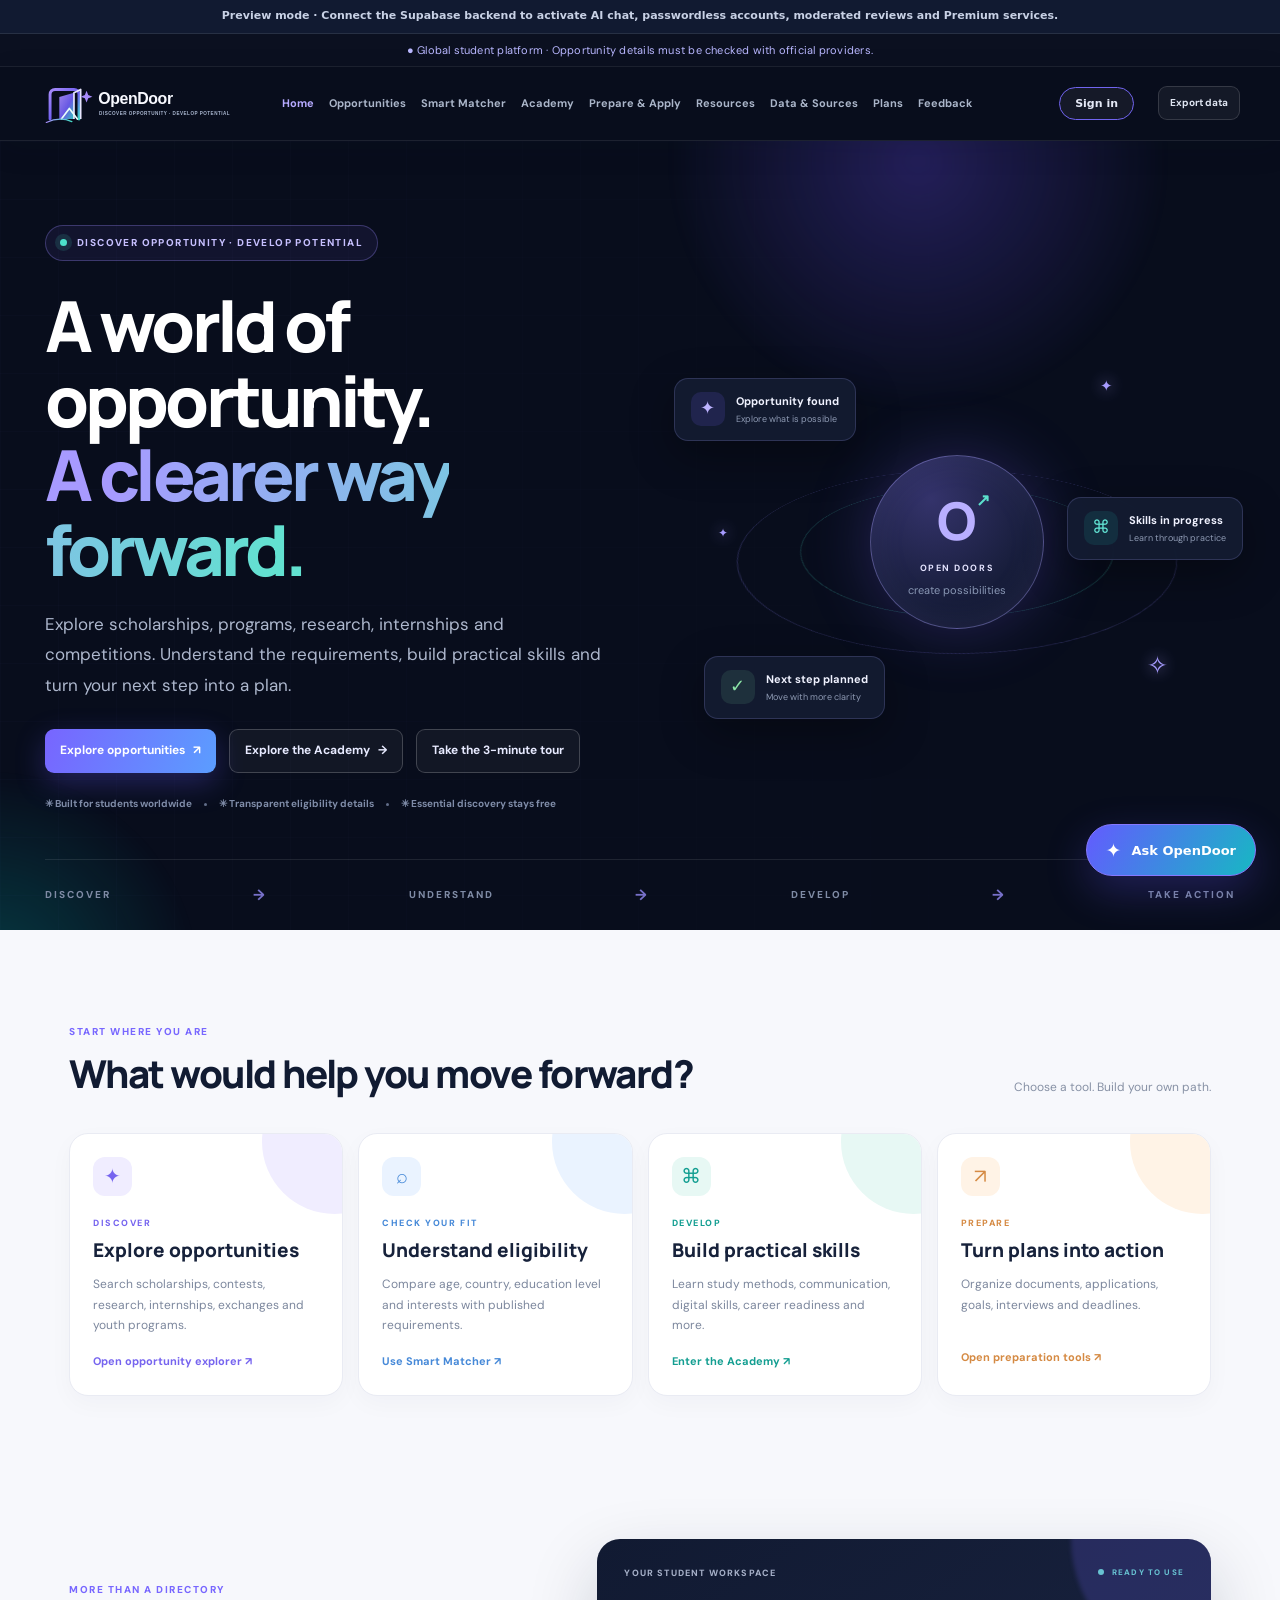
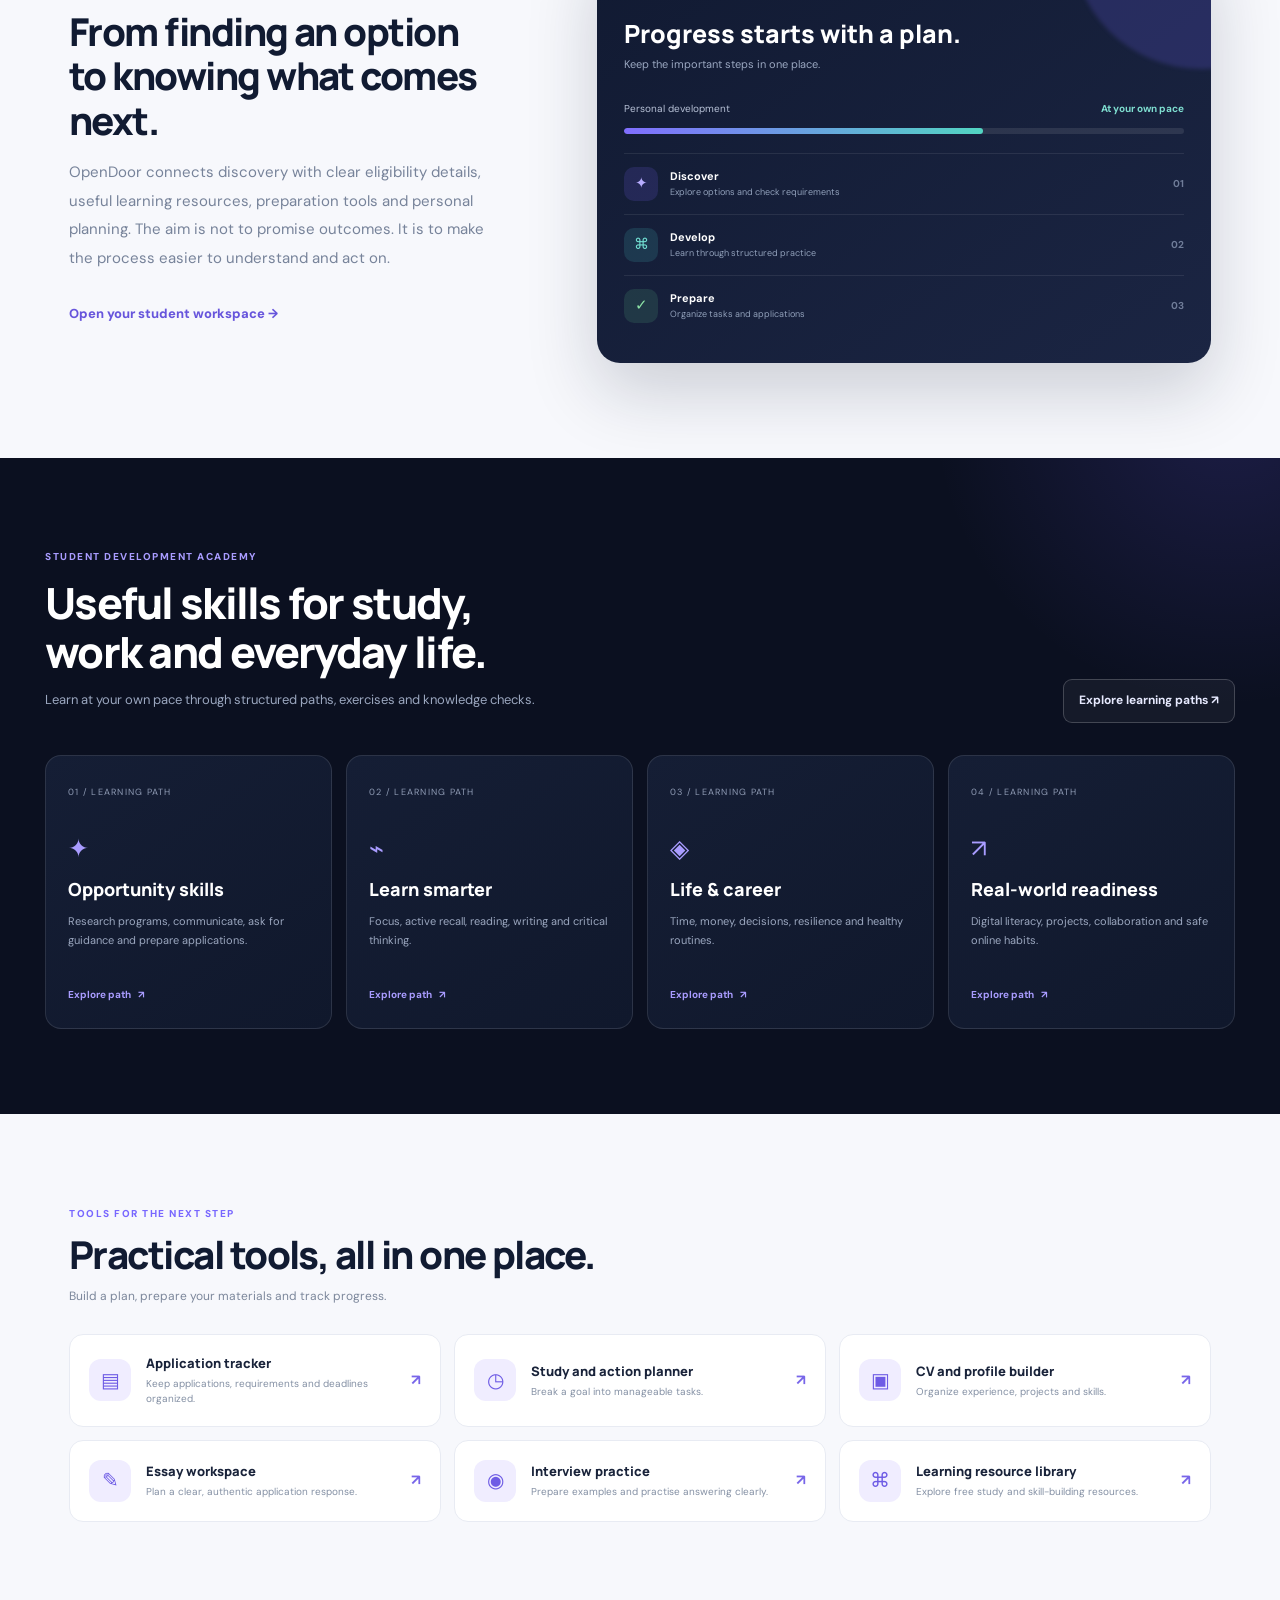
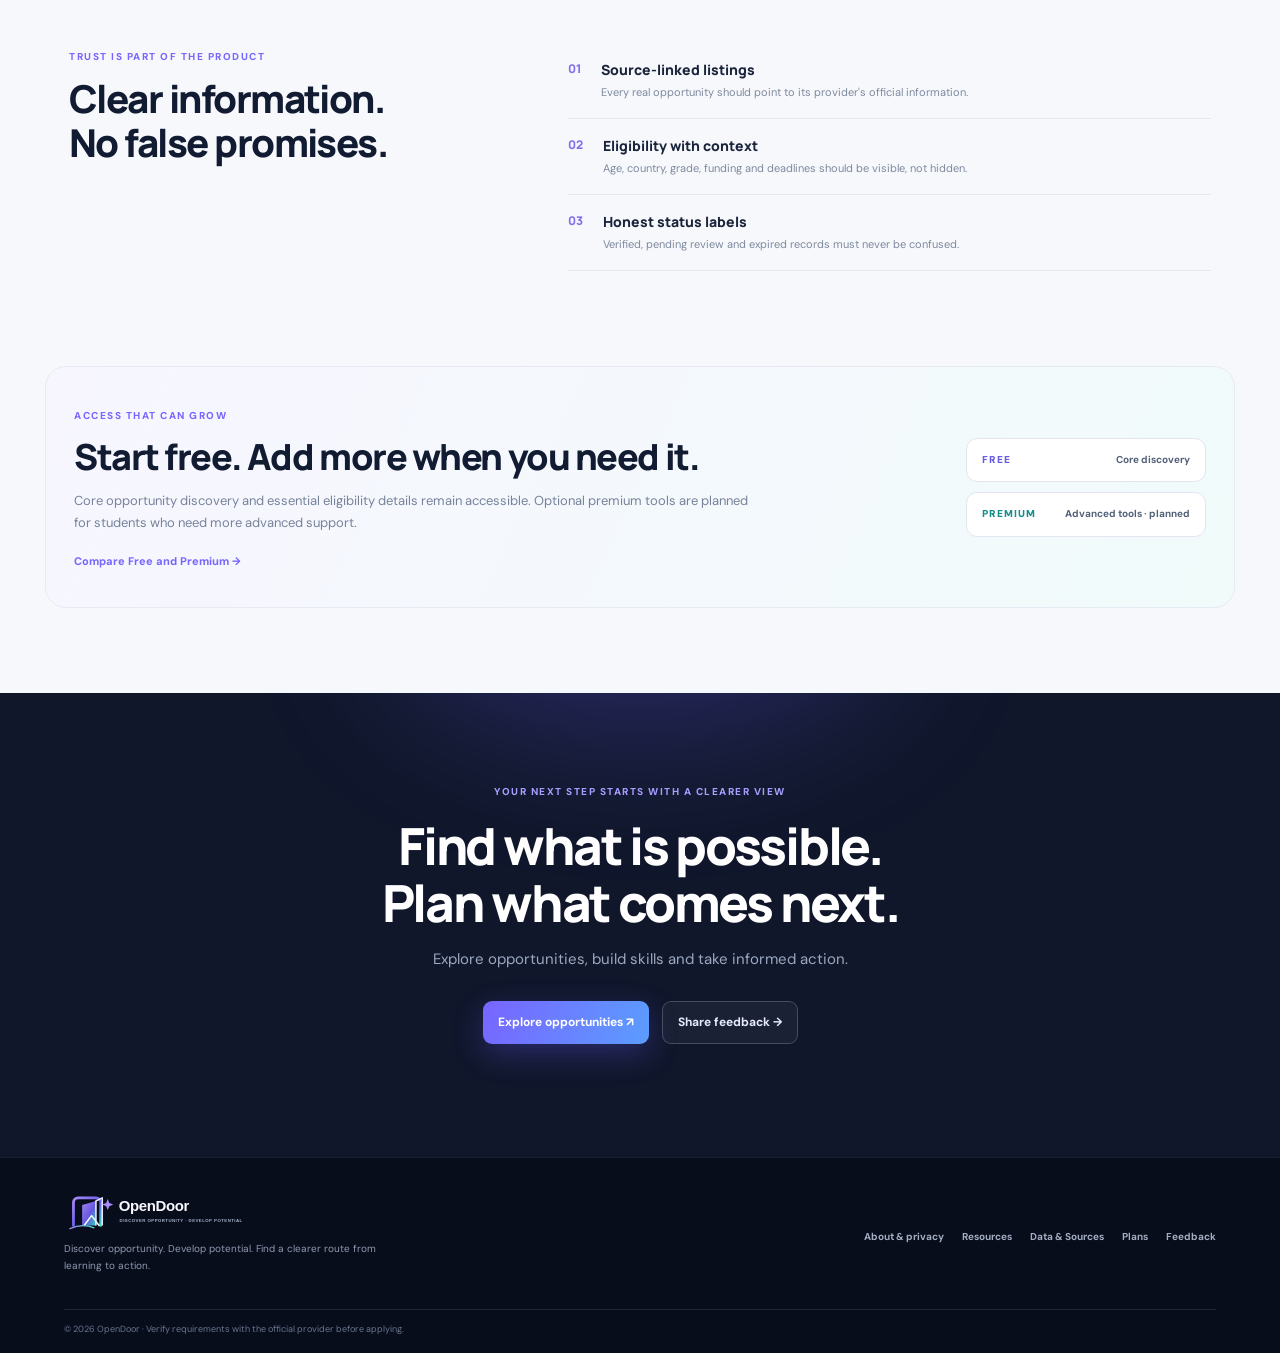
<file: public/index.html>
<!doctype html>
<html lang="en">
<head>
<meta charset="utf-8"><meta name="viewport" content="width=device-width,initial-scale=1"><meta name="theme-color" content="#080d1c">
<meta name="description" content="OpenDoor helps students discover opportunities, understand eligibility, build practical skills and prepare for their next step.">
<link rel="icon" href="assets/opendoor-mark.svg" type="image/svg+xml">
<title>OpenDoor | Discover opportunity. Develop potential.</title><link rel="stylesheet" href="styles.css"><link rel="stylesheet" href="backend.css"><link rel="stylesheet" href="pitch-tour.css">
</head>
<body>
<div class="announcement">● Global student platform · Opportunity details must be checked with official providers.</div>
<header class="topbar"><a class="brand" href="#home"><img class="brand-logo" src="assets/opendoor-logo.svg" alt="OpenDoor"><span class="brand-mobile-name">OpenDoor<small>Find opportunities. Build skills. Move forward.</small></span></a><button id="menuBtn" class="menu" aria-label="Toggle navigation">☰</button><nav id="nav"><a href="#home">Home</a><a href="#opportunities">Opportunities</a><a href="#matcher">Smart Matcher</a><a href="#academy">Academy</a><a href="#prepare">Prepare & Apply</a><a href="#resources">Resources</a><a href="#data">Data & Sources</a><a href="#plans">Plans</a><a href="#feedback">Feedback</a></nav><button class="btn btn-light btn-sm" data-act="export">Export data</button></header>
<main id="view"></main>
<footer><div class="footer-inner"><div><div class="brand"><img class="brand-logo footer-logo" src="assets/opendoor-logo.svg" alt="OpenDoor"></div><p>Discover opportunity. Develop potential. Find a clearer route from learning to action.</p></div><div class="footer-links"><a href="#about">About & privacy</a><a href="#resources">Resources</a><a href="#data">Data & Sources</a><a href="#plans">Plans</a><a href="#feedback">Feedback</a></div></div><div class="footer-bottom">© <span id="year"></span> OpenDoor · Verify requirements with the official provider before applying.</div></footer>
<div id="toast" class="toast" aria-live="polite"></div><input type="file" id="importFile" accept="application/json" hidden>
<div id="odAssistantRoot"></div><div id="odAccountRoot"></div>
<script src="backend-config.js" onerror="window.OPENDOOR_CONFIG=window.OPENDOOR_CONFIG||{}"></script>
<script src="data.js"></script><script src="app.js"></script><script src="backend.js"></script><script src="pitch-tour.js"></script>
</body></html>
</file>
<file: public/styles.css>
@import url('https://fonts.googleapis.com/css2?family=DM+Sans:wght@400;500;600;700&family=Manrope:wght@500;600;700;800&display=swap');
:root{--navy:#17233d;--ink:#26324b;--muted:#748097;--line:#e7eaf1;--soft:#f7f8fc;--purple:#6454dc;--purple-soft:#f0eeff;--teal:#159b8d;--teal-soft:#e9f7f4;--gold:#b7812b;--gold-soft:#fff5e3;--blue:#477bb8;--white:#fff;--shadow:0 12px 34px #1d29400d}*{box-sizing:border-box}html{scroll-behavior:smooth;scroll-padding-top:90px}body{margin:0;background:#fff;color:var(--ink);font:15px/1.65 'DM Sans',Arial,sans-serif}a{color:inherit;text-decoration:none}button,input,select,textarea{font:inherit}.announcement{text-align:center;background:#f3f1ff;color:#5949c3;font-size:11px;padding:7px}.topbar{height:74px;display:flex;align-items:center;gap:28px;padding:0 max(22px,calc((100% - 1200px)/2));border-bottom:1px solid #eff0f5;position:sticky;top:0;background:#ffffffed;backdrop-filter:blur(10px);z-index:20}.brand{display:flex;align-items:center;gap:10px;font:800 20px Manrope;color:var(--navy);min-width:175px}.brand small{display:block;font:500 10px 'DM Sans';color:#929bad;margin-top:-3px}.brand-mark{width:35px;height:35px;border-radius:11px;background:var(--purple);color:white;display:grid;place-items:center;font:800 21px Manrope}.topbar nav{display:flex;gap:18px;align-items:center;flex:1}.topbar nav a{font-size:11px;font-weight:700;color:#6b758b;white-space:nowrap}.topbar nav a:hover,.topbar nav a.active{color:var(--purple)}.menu{display:none;background:white;border:1px solid var(--line);border-radius:9px;padding:7px 10px}.btn{border:1px solid transparent;border-radius:9px;padding:11px 15px;font-size:12px;font-weight:700;cursor:pointer;display:inline-flex;align-items:center;justify-content:center;gap:8px;transition:.18s}.btn:hover{transform:translateY(-1px)}.btn-primary{background:var(--purple);color:white}.btn-primary:hover{background:#5142c8}.btn-light{background:white;border-color:var(--line);color:#5f6980}.btn-outline{background:white;border-color:#dfe3ed;color:var(--navy)}.btn-sm{padding:8px 11px;font-size:10px}.btn-danger{background:#fff1ef;color:#b44c45;border-color:#f2d9d6}.hero{max-width:1200px;margin:auto;padding:72px 24px 65px;display:grid;grid-template-columns:1.05fr .95fr;gap:35px;align-items:center;min-height:510px}.eyebrow{font-size:10px;letter-spacing:1.5px;font-weight:800;color:var(--purple);margin-bottom:12px}.hero h1{font:800 clamp(42px,5vw,65px)/1.08 Manrope;letter-spacing:-2.5px;color:var(--navy);margin:0 0 19px}.hero h1 span{color:var(--purple)}.hero p{max-width:555px;color:var(--muted);font-size:15px;line-height:1.8}.actions{display:flex;gap:10px;flex-wrap:wrap;margin:24px 0}.hint{font-size:11px;color:#8791a3}.hero-art{min-height:370px;display:grid;place-items:center;position:relative}.mock{width:min(365px,90%);padding:24px;background:white;border:1px solid var(--line);border-radius:20px;box-shadow:0 25px 60px #26325218;transform:rotate(-2deg);position:relative;z-index:1}.mock h3{font:800 20px Manrope;color:var(--navy);margin:19px 0 3px}.mock p{font-size:10px;color:#8a94a8;margin:0}.mock-row{display:flex;align-items:center;gap:11px;border-top:1px solid #f0f1f5;padding:13px 0;font-size:11px;font-weight:700;color:var(--navy)}.mock-icon{width:30px;height:30px;border-radius:9px;display:grid;place-items:center;background:var(--purple-soft);color:var(--purple)}.orbit{position:absolute;width:450px;height:300px;border:1px solid #e8e5ff;border-radius:50%;transform:rotate(-16deg)}.note{position:absolute;z-index:2;padding:10px 13px;background:#fff;border:1px solid var(--line);box-shadow:var(--shadow);border-radius:12px;font-size:10px;font-weight:700}.note.one{top:25px;right:2px}.note.two{bottom:25px;left:0}.strip{max-width:1200px;margin:auto;display:grid;grid-template-columns:repeat(4,1fr);padding:20px 24px;border-block:1px solid #eff0f5}.strip div{text-align:center;border-right:1px solid var(--line);font-size:11px;font-weight:700;color:#68738a}.strip div:last-child{border:0}.strip b{color:#bcb5f5;font:800 17px Manrope;margin-right:10px}.section{max-width:1200px;margin:auto;padding:65px 24px}.section.tint{max-width:none;background:#f8f9fc;padding-inline:max(24px,calc((100% - 1152px)/2))}.heading{display:flex;justify-content:space-between;align-items:end;gap:20px;margin-bottom:25px}.heading h2,.page h1{font:800 clamp(27px,3vw,37px)/1.2 Manrope;color:var(--navy);letter-spacing:-1px;margin:0 0 8px}.heading p,.page-intro p{margin:0;color:#7c879b;font-size:12px}.text-link{color:var(--purple);font-size:11px;font-weight:800;white-space:nowrap}.tiles{display:grid;grid-template-columns:repeat(4,1fr);gap:14px}.tile,.card,.panel{background:white;border:1px solid var(--line);border-radius:15px;padding:19px;transition:.2s}.tile:hover,.card:hover{transform:translateY(-3px);box-shadow:var(--shadow);border-color:#d9d4ff}.tile{min-height:195px}.tile-icon{width:38px;height:38px;border-radius:11px;display:grid;place-items:center;margin-bottom:15px;font-size:16px}.purple{background:var(--purple-soft);color:var(--purple)}.teal{background:var(--teal-soft);color:var(--teal)}.gold{background:var(--gold-soft);color:var(--gold)}.blue{background:#edf4fc;color:var(--blue)}.tile small,.mini{font-size:9px;font-weight:800;letter-spacing:1px;color:#9aa3b3}.tile h3,.card h3{font:800 15px Manrope;color:var(--navy);margin:5px 0}.tile p,.card p{font-size:11px;color:#7b869b;line-height:1.65}.tracks{display:grid;grid-template-columns:repeat(4,1fr);gap:13px}.track{background:#fff;border:1px solid var(--line);border-radius:14px;padding:18px;min-height:175px}.track h3{font:800 14px Manrope;color:var(--navy)}.track p{font-size:10px;color:var(--muted)}.steps{display:grid;grid-template-columns:repeat(4,1fr);gap:14px}.step{border-left:2px solid #e7e3ff;padding:17px}.step b{color:var(--purple);font:800 12px Manrope}.step h3{font:800 15px Manrope;color:var(--navy);margin:8px 0}.step p{font-size:11px;color:var(--muted)}.cta{max-width:1152px;margin:15px auto 65px;background:var(--navy);color:white;border-radius:20px;padding:38px 42px;display:flex;align-items:center;justify-content:space-between;gap:20px}.cta h2{font:800 28px/1.2 Manrope;margin:4px 0}.cta p{color:#c2c9d9;font-size:11px}.btn-white{background:white;color:var(--purple)}footer{background:#fafbfc;border-top:1px solid #eff0f5;padding:32px max(24px,calc((100% - 1152px)/2)) 16px}.footer-inner{display:flex;justify-content:space-between;gap:25px}.footer-inner p{font-size:10px;color:#818b9d;max-width:350px}.footer-links{display:flex;gap:18px;align-items:center}.footer-links a{font-size:10px;color:#69748b;font-weight:700}.footer-bottom{border-top:1px solid var(--line);margin-top:25px;padding-top:12px;font-size:9px;color:#a0a8b7}
.page{max-width:1152px;margin:auto;padding:38px 24px 70px;min-height:70vh}.page-intro{margin-bottom:23px}.page h1{font-size:40px}.page-intro p{max-width:760px}.notice{background:#fff8e8;border:1px solid #f1e3bd;color:#775f20;border-radius:10px;padding:12px 14px;font-size:11px;line-height:1.55;margin:15px 0}.notice.info{background:#f2f3ff;border-color:#e5e2ff;color:#5b50ae}.notice.success{background:#eff9f6;border-color:#d6efe7;color:#24776d}.toolbar{display:flex;gap:10px;align-items:end;flex-wrap:wrap;background:#f8f9fc;padding:14px;border:1px solid #eceef4;border-radius:12px;margin:17px 0}.field{flex:1;min-width:145px}.field label,.label{display:block;color:#657087;font-size:10px;font-weight:800;margin-bottom:5px}.input,.select,.textarea{width:100%;border:1px solid #dfe3ed;border-radius:9px;padding:10px 11px;background:white;color:var(--ink);font-size:11px;outline:none}.input:focus,.select:focus,.textarea:focus{border-color:#9c91ed;box-shadow:0 0 0 3px #6454dc12}.textarea{min-height:90px;resize:vertical}.grid2{display:grid;grid-template-columns:repeat(2,minmax(0,1fr));gap:14px}.grid3{display:grid;grid-template-columns:repeat(3,minmax(0,1fr));gap:13px}.grid4{display:grid;grid-template-columns:repeat(4,minmax(0,1fr));gap:12px}.tag{display:inline-flex;border-radius:999px;padding:4px 8px;background:#f0f1f6;color:#68738a;font-size:9px;font-weight:800;margin:2px}.tag.demo{background:#fff1dc;color:#89601c}.tag.good{background:var(--teal-soft);color:#147a6d}.tag.purple-tag{background:var(--purple-soft);color:var(--purple)}.card h3{font-size:14px}.card p{margin:8px 0}.card .meta{display:flex;flex-wrap:wrap;margin:8px 0}.details{display:grid;grid-template-columns:repeat(2,1fr);gap:7px;margin:10px 0}.details div{background:#f8f9fc;border-radius:8px;padding:8px;font-size:9px;color:#68738a}.details b{display:block;color:#4c5870;margin-bottom:2px}.row{display:flex;justify-content:space-between;align-items:center;gap:9px;margin-top:12px}.subhead{font:800 18px Manrope;color:var(--navy);margin:0 0 6px}.subtext{font-size:10px;color:#8590a3;margin:0 0 14px}.tabs{display:flex;gap:7px;flex-wrap:wrap;margin:17px 0}.tab{padding:8px 12px;border-radius:30px;border:1px solid var(--line);background:white;font-size:10px;font-weight:700;color:#69748a;cursor:pointer}.tab.active{background:var(--purple-soft);color:var(--purple);border-color:#ded9ff}.lesson{border-top:1px solid #eceef3;padding:17px 0}.lesson h3{font:800 14px Manrope;color:var(--navy);margin:0 0 8px}.lesson p{font-size:11px;color:#69758b;line-height:1.8;margin:0 0 9px}.task{background:#f4f2ff;border-left:3px solid var(--purple);padding:10px 12px;font-size:10px;color:#5b529e;margin:10px 0}.quiz{background:#f8f9fc;border:1px solid #e9ecf3;border-radius:11px;padding:14px;margin-top:14px}.quiz button{display:block;width:100%;text-align:left;background:white;border:1px solid var(--line);border-radius:8px;padding:9px;margin:6px 0;font-size:10px;color:#536078;cursor:pointer}.quiz-feedback{font-size:10px;font-weight:700;margin-top:8px}.stats{background:#fff;border:1px solid var(--line);border-radius:12px;padding:14px}.stats b{display:block;font:800 22px Manrope;color:var(--navy)}.stats span{font-size:9px;color:#8490a2}.listrow{display:flex;align-items:center;justify-content:space-between;gap:10px;padding:11px 0;border-bottom:1px solid #eff0f4}.listrow b{display:block;font-size:10px;color:var(--navy)}.listrow small{display:block;font-size:9px;color:#8b94a6}.empty{text-align:center;border:1px dashed #dce1eb;background:#fafbfc;border-radius:11px;padding:25px;color:#8290a5;font-size:10px}.empty b{display:block;color:#5d6880;font-size:13px;margin-bottom:3px}.progress{height:7px;background:#eceef4;border-radius:10px;overflow:hidden}.progress span{height:100%;display:block;background:linear-gradient(90deg,var(--purple),#aaa0ff)}.small{font-size:10px;color:#8791a3}.fieldrow{display:grid;grid-template-columns:repeat(2,minmax(0,1fr));gap:10px}.checkline{display:flex;gap:7px;align-items:flex-start;font-size:10px;color:#69758a;margin:9px 0}.template{white-space:pre-wrap;background:#f8f9fc;border:1px solid #e9ecf3;border-radius:10px;padding:13px;font-size:10px;line-height:1.8;color:#4c5870}.toast{position:fixed;bottom:18px;right:18px;z-index:100;background:#1c2945;color:white;border-radius:9px;padding:11px 15px;font-size:10px;opacity:0;pointer-events:none;transition:.2s}.toast.show{opacity:1}.hide{display:none!important}
@media(max-width:1000px){.topbar{gap:15px}.topbar nav{gap:10px}.tiles,.tracks{grid-template-columns:repeat(2,1fr)}}@media(max-width:760px){.topbar{height:64px;padding:0 16px;justify-content:space-between}.menu{display:block}.topbar nav{display:none;position:absolute;top:64px;left:0;right:0;flex-direction:column;align-items:flex-start;background:white;padding:17px 22px;border-bottom:1px solid var(--line);box-shadow:var(--shadow)}.topbar nav.open{display:flex}.topbar>.btn{display:none}.hero{grid-template-columns:1fr;padding:48px 20px 35px}.hero h1{font-size:44px}.hero-art{min-height:330px}.orbit{width:360px;height:250px}.strip{grid-template-columns:repeat(2,1fr);gap:14px}.strip div{border:0;text-align:left}.section{padding:48px 20px}.heading{display:block}.heading .text-link{display:inline-block;margin-top:12px}.tiles,.tracks{grid-template-columns:repeat(2,1fr)}.steps{grid-template-columns:repeat(2,1fr)}.cta{margin:10px 14px 45px;padding:28px 23px;display:block}.cta .btn{margin-top:15px}.footer-inner{display:block}.footer-links{margin-top:18px;flex-wrap:wrap}.page{padding:28px 17px 50px}.grid3,.grid4{grid-template-columns:repeat(2,minmax(0,1fr))}}@media(max-width:480px){.hero h1{font-size:38px}.hero .actions{display:grid}.hero .actions .btn{width:100%}.hero-art{min-height:290px}.mock{width:285px;padding:18px}.note{font-size:8px}.tiles,.tracks,.steps,.grid2,.grid3,.grid4,.fieldrow{grid-template-columns:1fr}.tile{min-height:165px}.details{grid-template-columns:1fr}.toolbar{display:grid;grid-template-columns:1fr}.field{min-width:0}.page h1{font-size:32px}.row{align-items:flex-start;flex-direction:column}.listrow{align-items:flex-start;flex-direction:column}}
@media(prefers-reduced-motion:reduce){*{scroll-behavior:auto!important;transition:none!important}}

/* OPEN DOOR 2.0 — premium dark hero + refined light workspace */
:root{--navy:#0b1020;--ink:#182238;--muted:#73809a;--purple:#7867ff;--teal:#21c7b7;--line:#e6e9f1;--soft:#f5f7fc;--shadow:0 18px 55px rgba(14,22,45,.09)}
body{background:#f7f8fc;color:#182238;font-family:'DM Sans',sans-serif} .announcement{background:#0b1020;color:#b9b7ff;border-bottom:1px solid #ffffff12;letter-spacing:.04em}.topbar{background:#0d1325f2;border-bottom:1px solid #ffffff16;color:#fff;box-shadow:0 8px 30px #07101f1a}.brand{color:#fff}.brand small{color:#a6b0c8}.brand-mark{background:linear-gradient(135deg,#8d7cff,#5b4ce2);box-shadow:0 5px 18px #7160ff55}.topbar nav a{color:#aeb7cb}.topbar nav a:hover,.topbar nav a.active{color:#a99eff}.topbar .btn-light{background:#ffffff12;color:#fff;border:1px solid #ffffff25}.menu{color:#fff;background:#ffffff12;border:1px solid #ffffff20}
.od-hero{position:relative;isolation:isolate;overflow:hidden;background:#080d1c;color:#fff;min-height:610px;padding:84px max(24px,calc((100% - 1190px)/2)) 0}.hero-gridlines{position:absolute;inset:0;z-index:-2;opacity:.28;background-image:linear-gradient(#9c9aff12 1px,transparent 1px),linear-gradient(90deg,#9c9aff12 1px,transparent 1px);background-size:58px 58px;mask-image:linear-gradient(90deg,#000,transparent 92%)}.hero-glow{position:absolute;z-index:-1;border-radius:50%;filter:blur(5px);pointer-events:none}.glow-a{width:520px;height:520px;right:8%;top:-240px;background:radial-gradient(circle,#6d50ff45,transparent 68%)}.glow-b{width:420px;height:420px;left:-220px;bottom:-260px;background:radial-gradient(circle,#00b9b145,transparent 70%)}.hero-inner{max-width:1190px;margin:auto;display:grid;grid-template-columns:1.02fr .98fr;align-items:center;gap:55px;min-height:470px}.hero-copy{position:relative;z-index:2;padding-bottom:46px}.live-pill{display:inline-flex;align-items:center;gap:10px;border:1px solid #9b8cff4d;background:#8270ff15;color:#c7c0ff;border-radius:30px;padding:9px 14px;font-size:10px;font-weight:800;letter-spacing:.14em}.pulse-dot{width:7px;height:7px;border-radius:50%;background:#4ce2cb;box-shadow:0 0 0 5px #4ce2cb20;animation:pulse 2s infinite}.od-hero h1{font:800 clamp(43px,5.5vw,72px)/1.06 Manrope,sans-serif;letter-spacing:-.055em;margin:27px 0 22px;color:#fff}.od-hero h1 em{font-style:normal;background:linear-gradient(95deg,#a79aff 10%,#62e1d0 95%);color:transparent;background-clip:text;-webkit-background-clip:text}.hero-lede{font-size:17px;line-height:1.8;color:#aeb8ce;max-width:565px}.hero-actions{display:flex;gap:13px;flex-wrap:wrap;margin:29px 0 23px}.btn-electric{background:linear-gradient(110deg,#7865ff,#5b9dff);color:white!important;border:0;box-shadow:0 10px 30px #695aff4a}.btn-electric:hover{transform:translateY(-3px);box-shadow:0 15px 35px #695aff66}.btn-glass{background:#ffffff0b;color:#e7eaff!important;border:1px solid #ffffff32}.btn-glass:hover{background:#ffffff17;transform:translateY(-2px)}.hero-proof{display:flex;gap:12px;align-items:center;flex-wrap:wrap;color:#7f8ca8;font-size:10px;font-weight:700}.hero-proof i{width:3px;height:3px;border-radius:50%;background:#626d89}.hero-visual{height:440px;position:relative;display:grid;place-items:center;perspective:900px}.visual-orbit{position:absolute;border:1px solid #8d83ff36;border-radius:50%;transform:rotateX(66deg) rotate(-18deg)}.orbit-outer{width:430px;height:430px;animation:orbit 32s linear infinite}.orbit-inner{width:310px;height:310px;border-color:#46d7c33b;transform:rotateX(66deg) rotate(35deg);animation:orbit-reverse 24s linear infinite}.visual-core{width:174px;height:174px;border-radius:50%;display:flex;flex-direction:column;align-items:center;justify-content:center;gap:5px;background:radial-gradient(circle at 35% 25%,#34336b,#171d3a 62%,#10162a);border:1px solid #aaa0ff66;box-shadow:0 0 65px #7865ff40,inset 0 0 35px #9d91ff18;z-index:2;animation:float 5s ease-in-out infinite}.core-symbol{font:800 52px Manrope;color:#b9afff;position:relative}.core-symbol span{font-size:17px;position:absolute;right:-14px;top:3px;color:#5be0cc}.visual-core b{font-size:9px;letter-spacing:.17em;color:#e5e4ff}.visual-core small{font-size:11px;color:#8997b4}.float-node{position:absolute;z-index:3;display:flex;align-items:center;gap:11px;padding:13px 16px;background:#141c32eF;border:1px solid #a7a2ff30;border-radius:14px;box-shadow:0 15px 45px #0005;backdrop-filter:blur(12px);animation:float 6s ease-in-out infinite}.float-node>span{width:34px;height:34px;display:grid;place-items:center;border-radius:10px;background:#7865ff25;color:#bdb3ff;font-size:18px}.float-node b,.float-node small{display:block}.float-node b{font-size:11px;color:#f0f2ff}.float-node small{font-size:9px;color:#8e9ab3;margin-top:2px}.node-opportunity{top:56px;left:-5px}.node-skills{right:-8px;top:175px;animation-delay:-2s}.node-plan{bottom:43px;left:25px;animation-delay:-4s}.node-skills>span{background:#20c7b51d;color:#62e5d5}.node-plan>span{background:#7fdb9b1d;color:#8de7a8}.spark{position:absolute;color:#a79cff;text-shadow:0 0 15px #a79cff;animation:sparkle 3s ease-in-out infinite}.s1{top:52px;right:22%}.s2{bottom:75px;right:12%;font-size:25px;animation-delay:-1s}.s3{top:46%;left:7%;font-size:12px;animation-delay:-2s}.hero-bottom{max-width:1190px;margin:auto;border-top:1px solid #ffffff18;display:flex;justify-content:space-between;align-items:center;padding:23px 0;color:#7f8ba5;font-size:10px;font-weight:800;letter-spacing:.2em}.hero-bottom b{color:#7770c9;font-size:15px}
.quick-console,.home-feature,.toolkit-section,.home-principles{max-width:1190px;margin:auto;padding:88px 24px}.console-heading{display:flex;justify-content:space-between;align-items:end;margin-bottom:27px}.console-heading h2,.heading h2,.feature-copy h2,.home-principles h2{font:800 clamp(28px,3vw,40px)/1.16 Manrope;color:#111b32;letter-spacing:-.04em;margin:9px 0}.console-note{color:#8791a5;font-size:12px;padding-bottom:8px}.console-grid{display:grid;grid-template-columns:repeat(4,1fr);gap:15px}.console-card{position:relative;overflow:hidden;min-height:250px;border-radius:19px;padding:23px;background:#fff;border:1px solid #e9ebf3;box-shadow:0 8px 25px #14204008;transition:.25s}.console-card:after{content:'';position:absolute;width:145px;height:145px;border-radius:50%;right:-65px;top:-65px;background:var(--wash);transition:.3s}.console-card:hover{transform:translateY(-6px);box-shadow:0 18px 40px #14204013;border-color:var(--accent)}.console-card:hover:after{transform:scale(1.4)}.console-card small{display:block;margin-top:20px;font-size:9px;letter-spacing:.17em;font-weight:800;color:var(--accent)}.console-card h3{font:800 19px/1.25 Manrope;color:#17223b;margin:8px 0}.console-card p{font-size:12px;color:#7c879d;line-height:1.7;min-height:58px}.console-card>b{font-size:11px;color:var(--accent)}.console-icon{width:39px;height:39px;display:grid;place-items:center;border-radius:12px;background:var(--wash);color:var(--accent);font-size:20px}.c-purple{--accent:#7664ef;--wash:#f0edff}.c-blue{--accent:#4689d8;--wash:#eaf3ff}.c-teal{--accent:#139e91;--wash:#e7f8f4}.c-orange{--accent:#d58a43;--wash:#fff3e6}
.home-feature{display:grid;grid-template-columns:.85fr 1.15fr;gap:75px;align-items:center;padding-top:55px;padding-bottom:95px}.feature-copy p{max-width:440px;color:#77839a;line-height:1.9}.feature-copy .text-link{display:inline-block;margin-top:16px;color:#6755dc;font-weight:800;font-size:13px}.feature-board{border-radius:23px;padding:27px;background:linear-gradient(145deg,#111a32,#1b2543);color:#fff;box-shadow:0 28px 70px #111b3230;position:relative;overflow:hidden}.feature-board:after{content:'';position:absolute;width:260px;height:260px;right:-120px;top:-130px;border-radius:50%;background:#7865ff30;filter:blur(2px)}.board-top{display:flex;justify-content:space-between;color:#a6b0c8;font-size:9px;letter-spacing:.13em;font-weight:800}.board-status{color:#65d9c8;font-size:8px}.board-status i{display:inline-block;width:6px;height:6px;background:#65d9c8;border-radius:50%;margin-right:5px}.board-greeting{font:800 25px Manrope;margin-top:35px}.board-sub{font-size:11px;color:#9aa7c0;margin-top:4px}.board-progress{margin:28px 0 19px}.board-progress>div:first-child{display:flex;justify-content:space-between;font-size:10px;color:#b8c2d7}.board-progress b{color:#7fdfd1}.progress-track{height:6px;background:#ffffff18;border-radius:9px;margin-top:10px;overflow:hidden}.progress-track i{display:block;width:64%;height:100%;border-radius:9px;background:linear-gradient(90deg,#806eff,#52d5c2)}.board-list>div{display:flex;align-items:center;gap:12px;padding:13px 0;border-top:1px solid #ffffff15}.board-ico{width:34px;height:34px;display:grid;place-items:center;border-radius:10px}.board-ico.violet{background:#7967ff28;color:#b8adff}.board-ico.cyan{background:#45c7c328;color:#74e4d6}.board-ico.green{background:#61c98725;color:#8de4a7}.board-list span:nth-child(2){flex:1}.board-list b,.board-list small{display:block}.board-list b{font-size:11px}.board-list small{font-size:9px;color:#91a0ba}.board-list strong{font-size:10px;color:#707d99}
.academy-showcase{background:#0b1020;color:#fff;padding:85px max(24px,calc((100% - 1190px)/2));position:relative;overflow:hidden}.academy-showcase:before{content:'';position:absolute;width:600px;height:600px;border-radius:50%;right:-250px;top:-350px;background:radial-gradient(circle,#705dff2b,transparent 70%)}.section-head-dark{max-width:1190px;margin:0 auto 32px;display:flex;justify-content:space-between;align-items:end;gap:20px}.section-head-dark h2{font:800 clamp(30px,3.4vw,43px)/1.14 Manrope;letter-spacing:-.04em;margin:10px 0}.section-head-dark p{color:#9ba7bf;font-size:13px}.section-head-dark .eyebrow{color:#a99cff}.academy-grid{max-width:1190px;margin:auto;display:grid;grid-template-columns:repeat(4,1fr);gap:14px}.academy-tile{padding:22px;border-radius:16px;border:1px solid #ffffff1c;background:linear-gradient(145deg,#151e35,#10182c);transition:.25s;min-height:240px}.academy-tile:hover{transform:translateY(-5px);border-color:#8272ff8a;background:linear-gradient(145deg,#20264b,#111b30)}.academy-tile>span{font-size:9px;letter-spacing:.14em;color:#8f9bb4}.academy-tile-icon{font-size:25px;color:#a99cff;margin-top:25px}.academy-tile h3{font:800 18px Manrope;margin:8px 0}.academy-tile p{font-size:11px;line-height:1.7;color:#9ba7bf;min-height:58px}.academy-tile>b{font-size:10px;color:#a99cff}.academy-tile>b i{font-style:normal;margin-left:5px}.toolkit-section{padding-top:86px;padding-bottom:86px}.toolkit-grid{display:grid;grid-template-columns:repeat(3,1fr);gap:13px;margin-top:27px}.toolkit-item{display:flex;align-items:center;gap:15px;padding:19px;border:1px solid #e8ebf3;background:#fff;border-radius:14px;transition:.2s}.toolkit-item:hover{transform:translateY(-3px);border-color:#b9b0ff;box-shadow:0 12px 28px #1c23400c}.toolkit-item>span{flex:none;width:42px;height:42px;display:grid;place-items:center;border-radius:12px;background:#f0edff;color:#6e5ce5;font-size:20px}.toolkit-item div{flex:1}.toolkit-item h3{font:800 13px Manrope;margin:0 0 4px;color:#19233a}.toolkit-item p{font-size:10px;line-height:1.55;color:#8490a4;margin:0}.toolkit-item>b{color:#7866e9}.home-principles{display:grid;grid-template-columns:.8fr 1.2fr;gap:70px;padding-top:35px;padding-bottom:95px}.principle-list>div{display:flex;gap:20px;padding:17px 0;border-bottom:1px solid #e5e8f0}.principle-list>div>b{font:800 12px Manrope;color:#8170ed}.principle-list strong,.principle-list small{display:block}.principle-list strong{font:800 14px Manrope;color:#1a243b}.principle-list small{font-size:11px;color:#7d899e;margin-top:4px}.home-cta{position:relative;overflow:hidden;text-align:center;background:#10172b;color:#fff;padding:85px 24px 90px}.home-cta .eyebrow{color:#aaa0ff}.home-cta h2{font:800 clamp(34px,4vw,52px)/1.12 Manrope;letter-spacing:-.045em;margin:14px 0}.home-cta p{color:#9ba8c0}.home-cta .hero-actions{justify-content:center}.cta-orb{position:absolute;width:500px;height:250px;left:50%;top:-210px;transform:translateX(-50%);border-radius:50%;background:#7161ff40;filter:blur(70px);pointer-events:none}
footer{background:#080d1b;color:#a4aec3;border-top:1px solid #ffffff12}.footer-inner{border-color:#ffffff18}.footer-inner .brand{color:#fff}.footer-inner p{color:#8f9ab1}.footer-links a{color:#a4aec3}.footer-bottom{border-color:#ffffff18;color:#68758e}
@keyframes pulse{0%,100%{box-shadow:0 0 0 4px #4ce2cb18}50%{box-shadow:0 0 0 9px #4ce2cb08}}@keyframes orbit{to{transform:rotateX(66deg) rotate(342deg)}}@keyframes orbit-reverse{to{transform:rotateX(66deg) rotate(-325deg)}}@keyframes float{0%,100%{translate:0 0}50%{translate:0 -11px}}@keyframes sparkle{0%,100%{opacity:.35;transform:scale(.8)}50%{opacity:1;transform:scale(1.25)}}
@media(max-width:950px){.hero-inner{gap:15px}.hero-visual{transform:scale(.85)}.console-grid,.academy-grid{grid-template-columns:repeat(2,1fr)}.home-feature{gap:35px}.toolkit-grid{grid-template-columns:repeat(2,1fr)}}
@media(max-width:680px){.od-hero{padding:60px 22px 0}.hero-inner{display:flex;flex-direction:column;gap:0;align-items:stretch}.hero-copy{padding-bottom:0}.od-hero h1{font-size:44px}.hero-lede{font-size:14px}.hero-visual{height:340px;transform:scale(.78);transform-origin:top center;margin-bottom:-65px}.orbit-outer{width:390px;height:390px}.orbit-inner{width:285px;height:285px}.node-opportunity{left:-25px}.node-skills{right:-30px}.node-plan{left:-8px}.hero-bottom{font-size:8px;letter-spacing:.1em;gap:7px}.quick-console,.home-feature,.toolkit-section,.home-principles{padding:60px 20px}.console-heading{display:block}.console-note{display:block}.console-grid,.academy-grid{grid-template-columns:1fr 1fr;gap:10px}.console-card{padding:16px;min-height:245px}.console-card h3{font-size:16px}.console-card p{font-size:11px}.home-feature{grid-template-columns:1fr;gap:30px}.section-head-dark{display:block}.section-head-dark .btn{margin-top:15px}.academy-showcase{padding:65px 20px}.academy-tile{padding:16px;min-height:250px}.academy-tile h3{font-size:15px}.academy-tile p{font-size:10px}.toolkit-grid{grid-template-columns:1fr}.home-principles{grid-template-columns:1fr;gap:12px}.home-cta{padding:65px 20px}.hero-proof{font-size:9px;gap:7px}}
@media(prefers-reduced-motion:reduce){*,*::before,*::after{animation-duration:.01ms!important;animation-iteration-count:1!important;scroll-behavior:auto!important;transition-duration:.01ms!important}}

/* OpenDoor 3.0 brand, catalogue, plans and feedback components */
.brand-logo{display:block;width:218px;height:auto;max-width:100%}.brand-mobile-name{display:none}.footer-logo{width:205px}.topbar{gap:24px}.topbar nav a{white-space:nowrap}.topbar nav{gap:15px}.home-plans{max-width:1190px;margin:0 auto 85px;padding:35px 28px;border:1px solid #e8eaf3;border-radius:21px;background:linear-gradient(115deg,#f7f6ff,#f1fbfa);display:flex;align-items:center;justify-content:space-between;gap:35px}.plans-intro{max-width:690px}.plans-intro h2{font:800 clamp(25px,3vw,36px)/1.15 Manrope;color:#111b32;letter-spacing:-.04em;margin:9px 0}.plans-intro p{font-size:13px;line-height:1.7;color:#77839a}.home-plan-pills{display:grid;gap:10px;min-width:240px}.home-plan-pills span{display:flex;justify-content:space-between;gap:18px;align-items:center;border:1px solid #e4e5f1;border-radius:11px;background:#fff;padding:13px 15px;color:#695be2;font-size:10px;font-weight:900;letter-spacing:.1em}.home-plan-pills span+span{color:#148e8a}.home-plan-pills b{font-size:10px;letter-spacing:0;color:#536078;font-weight:700}
.brand{display:flex;align-items:center}.announcement{letter-spacing:.02em}.catalogue-filters{padding:22px;border:1px solid #e5e8f1;border-radius:18px;background:#fff;box-shadow:0 10px 32px #15203a08;margin:20px 0 28px}.catalogue-filters .search-field{margin-bottom:13px}.filter-grid{display:grid;grid-template-columns:repeat(4,minmax(0,1fr));gap:12px}.catalogue-filters .field{margin:0}.catalogue-filters .row{margin-top:15px;justify-content:flex-start}.catalogue-toolbar{display:flex;justify-content:space-between;align-items:center;gap:16px;flex-wrap:wrap}.catalogue-toolbar .row{gap:8px;flex-wrap:wrap}.opportunity-card{height:100%;display:flex;flex-direction:column}.opportunity-card>.row{margin-top:auto;padding-top:15px;flex-wrap:wrap}.opportunity-card .small{line-height:1.6}.opp-card-tags{display:flex;flex-wrap:wrap;gap:7px}.tag.warn{background:#fff0e8;color:#a7542e}.catalogue-coverage{margin-top:26px;padding:25px;border-radius:18px;background:#10172b;color:#fff;display:flex;justify-content:space-between;align-items:center;gap:30px}.catalogue-coverage h3{font:800 22px Manrope;margin:8px 0}.catalogue-coverage p{max-width:650px;color:#a5b0c5;font-size:12px;line-height:1.7;margin:0}.catalogue-coverage .eyebrow{color:#a99cff}.coverage-tags{display:flex;justify-content:flex-end;gap:8px;flex-wrap:wrap;max-width:340px}.coverage-tags span{border:1px solid #ffffff26;background:#ffffff0c;color:#cbd3e4;border-radius:50px;padding:8px 11px;font-size:10px;white-space:nowrap}
.pricing-grid{display:grid;grid-template-columns:repeat(2,minmax(0,1fr));gap:18px;margin:22px 0}.pricing-card{border:1px solid #e4e8f1;border-radius:20px;background:#fff;padding:27px;box-shadow:0 12px 35px #15203a08;display:flex;flex-direction:column;min-height:455px}.pricing-card.premium{background:linear-gradient(155deg,#111a31,#1d2544);color:#fff;border-color:#514b89;box-shadow:0 22px 55px #141c3430}.plan-label{display:inline-flex;font-size:10px;font-weight:900;letter-spacing:.14em;color:#6859df}.premium .plan-label{color:#b9aeff}.plan-price{display:block;font:800 30px Manrope;color:#17223a;margin-top:17px}.plan-price small{font:600 12px Manrope;color:#8a94a9}.premium .plan-price{color:#fff}.pricing-top p{font-size:12px;color:#8290a5;margin:7px 0 18px}.premium .pricing-top p{color:#aab5ce}.pricing-card ul{padding-left:19px;margin:9px 0 22px;flex:1}.pricing-card li{font-size:12px;line-height:1.65;color:#536079;margin:10px 0}.premium li{color:#d0d6e6}.plan-state{display:block;border-radius:10px;padding:12px 14px;font-size:11px;font-weight:800}.plan-state.available{background:#eaf8f3;color:#16806e}.plan-state.planned{background:#ffffff12;color:#c8c2ff;border:1px solid #ffffff20}.plan-policy{margin-top:15px}.feedback-layout{margin-top:20px;align-items:start}.feedback-card{padding:15px 0;border-bottom:1px solid #e9ebf2}.feedback-card:last-child{border-bottom:0}.feedback-card .row{align-items:center}.feedback-card p{font-size:13px;line-height:1.65;color:#59657b;margin:9px 0}.feedback-card small{font-size:10px;color:#99a2b4}.feedback-stars{color:#df9a39;letter-spacing:.08em;font-size:13px}.feedback-layout .textarea{min-height:135px}.feedback-layout .small{display:block;margin-top:6px}
@media(max-width:1050px){.topbar nav{gap:9px}.topbar nav a{font-size:11px}.brand-logo{width:185px}.filter-grid{grid-template-columns:repeat(2,minmax(0,1fr))}.catalogue-coverage{align-items:flex-start;flex-direction:column}.coverage-tags{justify-content:flex-start;max-width:none}}
@media(max-width:780px){.brand-logo{width:175px}.topbar nav{gap:7px}.topbar nav a{font-size:10px}.home-plans{margin:0 20px 60px;display:block;padding:24px}.home-plan-pills{margin-top:20px;min-width:0}.catalogue-toolbar{align-items:flex-start}.catalogue-toolbar .row{width:100%}.catalogue-toolbar .btn{flex:1}.pricing-card{padding:22px;min-height:0}}
@media(max-width:680px){.topbar{gap:10px}.brand-logo{width:152px}.brand-mobile-name{display:none}.topbar nav{gap:0}.topbar .btn{padding:8px 9px;font-size:10px}.filter-grid{grid-template-columns:1fr}.catalogue-filters{padding:16px}.catalogue-toolbar .row{display:grid;grid-template-columns:1fr 1fr}.catalogue-toolbar .row .btn:last-of-type{grid-column:1/-1}.catalogue-coverage{padding:19px}.pricing-grid{grid-template-columns:1fr}.pricing-card{min-height:0}.home-plans{margin:0 14px 55px;padding:20px}.home-plan-pills span{align-items:flex-start;flex-direction:column;gap:4px}.feedback-layout{grid-template-columns:1fr}.footer-logo{width:180px}}

/* Dark navigation shell to match the OpenDoor mark and hero */
.topbar{background:#080d1c;border-bottom:1px solid #ffffff16;color:#fff}
.topbar nav a{color:#aab5c9}
.topbar nav a:hover,.topbar nav a.active{color:#b6aaff}
.topbar>.btn-light{background:#ffffff0d;border-color:#ffffff24;color:#e0e6f2}
.menu{background:#111a30;border-color:#ffffff24;color:#fff}
@media(max-width:760px){.topbar nav{background:#0b1224;border-bottom-color:#ffffff20}.topbar nav a{color:#d1d8e7}}

/* Global data and source registry */
.metric-card{border:1px solid #e6e9f2;background:#fff;border-radius:16px;padding:22px;box-shadow:0 10px 28px #15203a08}.metric-card strong{display:block;font:800 34px Manrope;color:#6658df;margin:8px 0}.metric-card p{font-size:11px;line-height:1.6;color:#78849a;margin:0}.source-list{margin-top:15px}.source-row{display:grid;grid-template-columns:minmax(0,1fr) auto auto;align-items:center;gap:15px;padding:13px 0;border-bottom:1px solid #e9ebf2}.source-row:last-child{border-bottom:0}.source-row b,.source-row small{display:block}.source-row b{font:800 12px Manrope;color:#1a243b}.source-row small{font-size:10px;color:#8390a6;margin-top:4px}.tag.warn{background:#fff3e9;color:#a65a28}
@media(max-width:680px){.source-row{grid-template-columns:minmax(0,1fr) auto}.source-row>a,.source-row>small:last-child{grid-column:1/-1}}
</file>
<file: public/backend.css>
.od-setup-banner{position:relative;z-index:1000;background:#111a31;color:#c8d1e5;text-align:center;padding:8px 42px;font:600 11px/1.5 Inter,system-ui;border-bottom:1px solid #ffffff18}
.od-chat-launch{position:fixed;right:24px;bottom:24px;z-index:1200;border:1px solid #8578ff;background:linear-gradient(120deg,#635bff,#17b8c3);color:white;border-radius:999px;padding:14px 19px;box-shadow:0 15px 42px #5145cd55;display:flex;gap:10px;align-items:center;font:800 13px Inter,system-ui;cursor:pointer}
.od-chat-spark{font-size:19px}.od-chat-panel{position:fixed;right:24px;bottom:88px;width:min(390px,calc(100vw - 28px));height:min(590px,calc(100vh - 120px));z-index:1200;background:#0c1427;border:1px solid #5964a8;border-radius:20px;box-shadow:0 24px 90px #02061788;display:flex;flex-direction:column;overflow:hidden;color:#e9edfa}.od-chat-panel[hidden],.od-modal-backdrop[hidden]{display:none}
.od-chat-head{display:flex;justify-content:space-between;align-items:center;padding:16px 18px;background:linear-gradient(120deg,#18254c,#171637);border-bottom:1px solid #ffffff18}.od-chat-head>div{display:flex;align-items:center;gap:11px}.od-chat-head b,.od-chat-head small{display:block}.od-chat-head b{font:800 14px Inter,system-ui}.od-chat-head small{font:10px Inter,system-ui;color:#aebbd4;margin-top:4px}.od-chat-orb{width:36px;height:36px;border-radius:13px;display:grid;place-items:center;background:linear-gradient(135deg,#7559ff,#24c5c0);font-size:20px}.od-chat-head button,.od-modal-close{border:0;background:#ffffff12;color:#fff;border-radius:10px;width:32px;height:32px;font-size:22px;cursor:pointer}.od-chat-notice{padding:10px 15px;background:#17213a;color:#aab9d5;font:10px/1.5 Inter,system-ui}.od-chat-messages{padding:15px;flex:1;overflow:auto;display:flex;flex-direction:column;gap:10px}.od-chat-msg{max-width:88%;padding:11px 13px;border-radius:14px;font:12px/1.6 Inter,system-ui;white-space:pre-wrap;overflow-wrap:anywhere}.od-chat-msg.bot{background:#17233d;color:#dbe4f8;border:1px solid #ffffff10;align-self:flex-start;border-bottom-left-radius:4px}.od-chat-msg.user{background:linear-gradient(120deg,#6258dc,#277bc5);color:white;align-self:flex-end;border-bottom-right-radius:4px}.od-thinking{opacity:.7}.od-chat-form{padding:12px;display:flex;align-items:end;gap:8px;border-top:1px solid #ffffff18;background:#0a1224}.od-chat-form textarea{flex:1;resize:none;border-radius:12px;border:1px solid #344365;background:#111e37;color:#fff;padding:11px;font:12px/1.5 Inter,system-ui;outline:none}.od-chat-form textarea:focus{border-color:#8b7cff}.od-chat-form button{width:40px;height:40px;border:0;border-radius:12px;background:#705fff;color:white;font-size:22px;cursor:pointer}.od-chat-form button:disabled{opacity:.5}.od-chat-foot{padding:0 13px 11px;background:#0a1224;color:#8795af;font:9px/1.5 Inter,system-ui}
.od-account-btn{flex:0 0 auto;border:1px solid #7164ef;background:#ffffff0d;color:#e5e9f7;border-radius:999px;padding:9px 15px;font:700 11px Inter,system-ui;cursor:pointer;white-space:nowrap}.od-modal-backdrop{position:fixed;inset:0;z-index:1300;background:#020617b8;display:grid;place-items:center;padding:18px}.od-account-modal{position:relative;width:min(460px,100%);padding:30px;border-radius:22px;background:#fff;color:#16213a;box-shadow:0 25px 80px #0007}.od-modal-close{position:absolute;right:17px;top:17px;background:#edf0f8;color:#26324c}.od-modal-kicker{font:900 10px Inter,system-ui;letter-spacing:.15em;color:#695ee4}.od-account-modal h2{font:800 25px/1.2 Inter,system-ui;margin:10px 0}.od-account-modal p{font:12px/1.65 Inter,system-ui;color:#68758e}.od-account-modal label{display:block;font:700 11px Inter,system-ui;margin:14px 0 6px}.od-account-modal input{width:100%;padding:12px;border:1px solid #d9dfec;border-radius:10px;font:13px Inter,system-ui}.od-modal-primary{width:100%;margin-top:12px;border:0;border-radius:10px;padding:13px;background:linear-gradient(120deg,#6257e8,#168fbb);color:white;font:800 12px Inter,system-ui;cursor:pointer}.od-modal-secondary{margin-top:14px;background:none;border:1px solid #d8deeb;border-radius:9px;padding:9px 12px;color:#33415e;cursor:pointer}.od-account-status{min-height:20px;color:#6257d5!important;font-weight:700}.od-account-modal>small{display:block;color:#8c97aa;font:10px/1.6 Inter,system-ui;margin-top:14px}.od-public-reviews{margin-top:22px;padding:20px;border:1px solid #e3e8f1;border-radius:16px;background:#f8faff}.od-public-reviews h3{font:800 17px Inter,system-ui;color:#17233c}.od-public-reviews>p{font:11px/1.5 Inter,system-ui;color:#7a879c}.od-public-review{padding:13px 0;border-top:1px solid #e1e6f0}.od-public-review b{font:700 11px Inter,system-ui;color:#574bd4}.od-public-review p{font:12px/1.6 Inter,system-ui;color:#536179;margin:7px 0 0}.od-muted{color:#8b95a8}.od-premium-button{width:100%;margin:0 0 11px}
@media(max-width:600px){.od-chat-launch{right:14px;bottom:14px;padding:12px 15px}.od-chat-panel{right:10px;bottom:74px;width:calc(100vw - 20px);height:min(590px,calc(100vh - 92px))}.od-account-btn{padding:7px 10px;font-size:10px}.od-account-modal{padding:25px 20px}}

.od-chat-quick{display:flex;gap:7px;flex-wrap:wrap;padding:10px 14px 0;background:#0d1427}
.od-chat-quick button{border:1px solid #39486a;background:#17223c;color:#dbe6ff;border-radius:999px;padding:7px 10px;font:inherit;font-size:11px;cursor:pointer}
.od-chat-quick button:hover{border-color:#8b7bff;background:#202d4b}
.od-chat-msg.bot{white-space:pre-wrap;line-height:1.5}
</file>
<file: public/pitch-tour.css>
/* OpenDoor guided competition walkthrough */
.od-tour-backdrop{position:fixed;inset:0;z-index:1200;background:rgba(3,7,18,.78);backdrop-filter:blur(12px);display:grid;place-items:center;padding:20px}
.od-tour-backdrop[hidden]{display:none}
.od-tour-dialog{width:min(760px,100%);max-height:min(88vh,760px);overflow:auto;background:#0d1529;border:1px solid #8d7dff55;border-radius:24px;box-shadow:0 28px 90px #0009;color:#eef2ff;padding:26px}
.od-tour-top{display:flex;justify-content:space-between;align-items:center;gap:16px;margin-bottom:18px}
.od-tour-kicker{font:800 10px/1.4 Manrope,Arial,sans-serif;letter-spacing:.16em;color:#a99cff}
.od-tour-close{width:38px;height:38px;border-radius:50%;border:1px solid #ffffff2b;background:#ffffff0a;color:#fff;font-size:22px;cursor:pointer}
.od-tour-dialog h2{font:800 clamp(25px,4vw,36px)/1.12 Manrope,Arial,sans-serif;letter-spacing:-.04em;margin:0 0 10px}
.od-tour-dialog .od-tour-lede{font-size:14px;line-height:1.7;color:#b9c4d9;max-width:650px;margin:0 0 22px}
.od-tour-grid{display:grid;grid-template-columns:repeat(2,minmax(0,1fr));gap:12px}
.od-tour-step{border:1px solid #ffffff18;border-radius:16px;background:linear-gradient(145deg,#ffffff0d,#ffffff04);padding:17px;min-height:155px;display:flex;flex-direction:column;align-items:flex-start}
.od-tour-step .number{font:800 11px Manrope;color:#a99cff;letter-spacing:.1em}
.od-tour-step h3{font:800 17px Manrope;margin:10px 0 6px;color:#f5f6ff}
.od-tour-step p{font-size:12px;line-height:1.6;color:#aebbd2;margin:0 0 15px;flex:1}
.od-tour-step button{border:0;background:transparent;padding:0;color:#9ce5e0;font-weight:800;cursor:pointer}
.od-tour-note{font-size:11px;color:#98a5bf;line-height:1.6;margin:18px 0 0;border-top:1px solid #ffffff16;padding-top:14px}
@media(max-width:600px){.od-tour-grid{grid-template-columns:1fr}.od-tour-dialog{padding:20px}.od-pitch-tour-trigger{margin-top:4px}}
</file>
